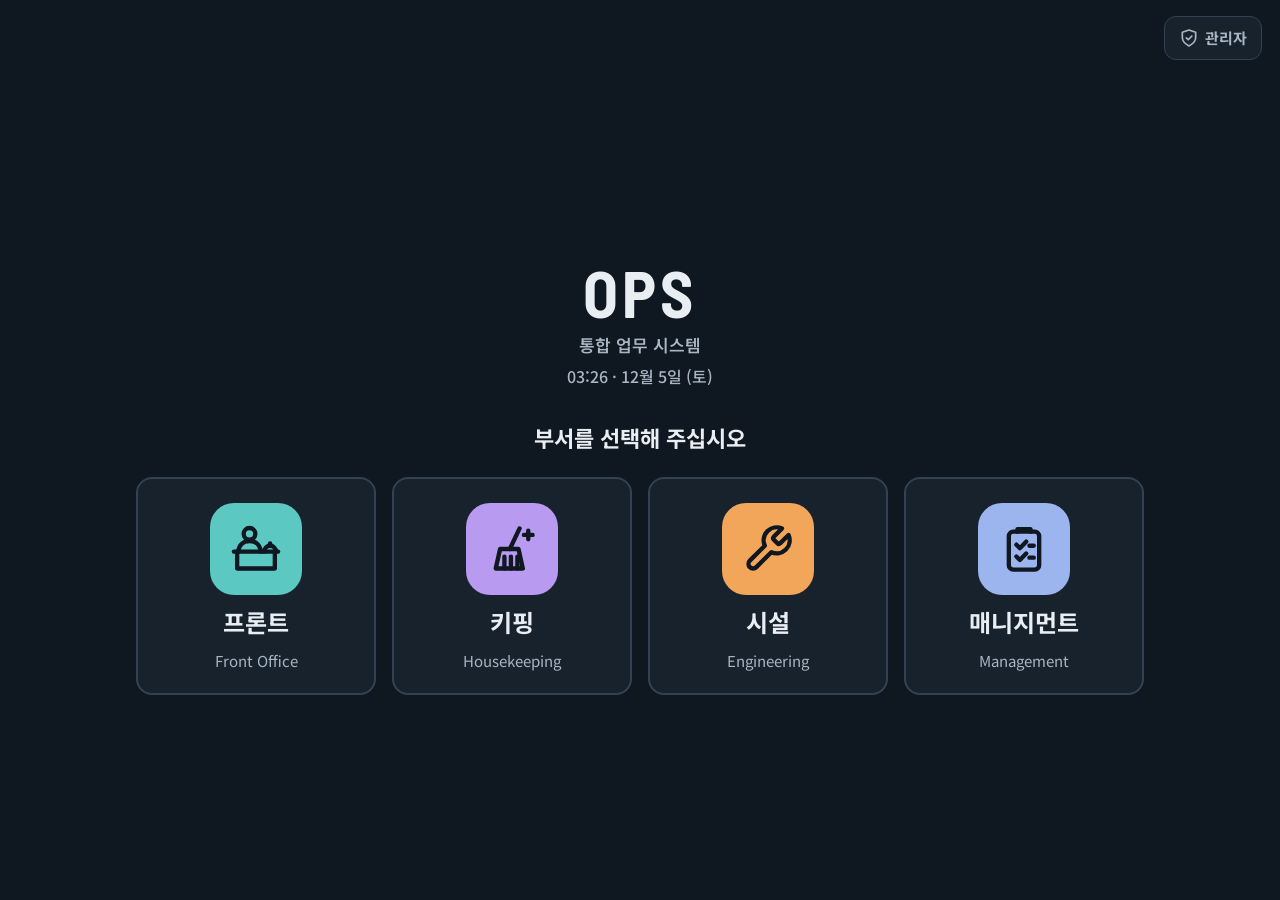
<file: tools/artifact-base/index.html>
<!DOCTYPE html>
<html lang="ko">
<head>
<meta charset="utf-8">
<meta name="viewport" content="width=device-width,initial-scale=1">
<title>통합 업무 시스템</title>
<link rel="preconnect" href="https://fonts.googleapis.com">
<link href="https://fonts.googleapis.com/css2?family=Noto+Sans+KR:wght@400;500;600;700&family=Barlow+Semi+Condensed:wght@500;600;700&display=swap" rel="stylesheet">
<style>
/* v0.9 형식 정리 — 방향: 공항·호텔 안내 표지판
   누가: 프론트(20~30대), 외주 키핑(나이 많은 분, 야간 외국인 근무자), 시설. 대부분 서서 휴대폰으로 봄
   할 일: 어느 객실이 손이 필요한지 한눈에 보고 한 번에 누른다
   COLOUR 주간은 맑은 회청 바탕 + 흰 판 + 짙은 청록 신호색. 야간은 눈부심을 줄인 남청 바탕(순수 검정 아님)
          상태색은 정보: 초록=끝남·입실 가능, 파랑=퇴실, 청록=진행, 호박=대기, 빨강=긴급
   TYPE 본문 Noto Sans KR(작은 화면 가독), 객실 번호·숫자는 Barlow Semi Condensed(도로 안내 표지 계열, 숫자가 크고 또렷함)
   SIZE 본문 16px, 누르는 곳 44px 이상, "글자 크게"를 누르면 화면 전체 1.15배
   ONE BOLD THING 객실 번호를 표지판처럼 크게. 나머지는 조용하게 */
:root{color-scheme:light dark;
--bg:light-dark(#EDF1F4,#0F1720);
--card:light-dark(#FFFFFF,#18222D);
--ink:light-dark(#16212C,#E9EEF2);
--muted:light-dark(#4D5B69,#A8B5C2);
--line:light-dark(#C5D0DA,#334252);
--soft:light-dark(#E1E7EC,#223040);
--accent:light-dark(#00727A,#5CC8C2);
--accent-bg:light-dark(#DDF0F0,#173B3D);
--on-accent:light-dark(#FFFFFF,#0F1720);
--hot:light-dark(#C0262D,#FF7A72);
--hot-bg:light-dark(#FCE8E8,#3A1D20);
--warn:light-dark(#8A5A00,#F2B84B);
--warn-bg:light-dark(#FFF1D6,#3A2E14);
--ok:light-dark(#1E7A43,#6FD49A);
--ok-bg:light-dark(#DFF3E6,#16352A);
--outc:light-dark(#2C62B4,#7FB2FF);
--out-bg:light-dark(#E1EBF8,#1B2C45);
--radius:12px;
}
:root[data-theme=light]{color-scheme:light}:root[data-theme=dark]{color-scheme:dark}
*{box-sizing:border-box;min-width:0}
html,body{margin:0}
body{background:var(--bg);color:var(--ink);font:15px/1.55 "Noto Sans KR",-apple-system,"Apple SD Gothic Neo","Malgun Gothic",sans-serif;overflow-x:clip}
button,input,select,textarea{font:inherit;color:inherit}
.wrap{max-width:1240px;margin:0 auto;padding:0 max(16px,3vw)}
header{background:var(--card);border-bottom:1px solid var(--line)}
.top{display:flex;flex-wrap:wrap;align-items:center;gap:10px 16px;padding-block:14px}
.mark{font:700 20px/1 "Barlow Semi Condensed","Noto Sans KR",sans-serif;letter-spacing:.02em}
.mark small{display:block;font:500 12.5px/1.4 "Noto Sans KR",sans-serif;color:var(--muted);letter-spacing:0;margin-top:4px}
.me{margin-left:auto;display:flex;flex-wrap:wrap;gap:8px;align-items:center}
.me input,.me select{height:38px;border:1px solid var(--line);border-radius:8px;background:var(--bg);padding:0 10px;font-size:16px}
.me input{width:9em}
.badge{font-size:12.5px;padding:4px 9px;border-radius:999px;background:var(--soft);color:var(--muted);white-space:nowrap}
.badge.db{background:var(--accent-bg);color:var(--accent)}
.roles{display:grid;grid-template-columns:repeat(4,minmax(0,1fr));gap:6px;padding-bottom:12px}
.roles button{height:44px;border:1px solid var(--line);border-radius:8px;background:var(--bg);font-weight:600;cursor:pointer;position:relative}
.roles button[aria-pressed=true]{background:var(--ink);color:var(--card);border-color:var(--ink)}
.roles .n{position:absolute;top:-7px;right:-5px;min-width:20px;height:20px;padding:0 5px;border-radius:10px;background:var(--hot);color:#fff;font-size:12px;line-height:20px}
nav.tabs{display:flex;gap:4px;overflow-x:auto;border-top:1px solid var(--soft)}
nav.tabs button{flex:none;border:0;background:none;padding:11px 12px;color:var(--muted);font-weight:500;border-bottom:2px solid transparent;cursor:pointer}
nav.tabs button[aria-selected=true]{color:var(--ink);border-bottom-color:var(--accent)}
nav.tabs .later{font-size:11.5px;color:var(--muted);margin-left:4px}
main{padding-top:18px;padding-bottom:40px;min-width:0}
[hidden]{display:none!important}
.alert{display:none;background:var(--hot-bg);color:var(--hot);border-radius:8px;padding:10px 14px;margin-bottom:14px;font-weight:600}
.cols{display:grid;grid-template-columns:minmax(0,1.5fr) minmax(0,1fr);gap:18px;align-items:start}
.card{background:var(--card);border:1px solid var(--soft);border-radius:8px;padding:16px;margin-bottom:18px}
.card h2{font-size:16.5px;font-weight:600;margin:0 0 4px;display:flex;align-items:baseline;gap:8px}
.card h2 .c{font:600 14px "Barlow Semi Condensed","Noto Sans KR",sans-serif;color:var(--muted)}
.card .sub{color:var(--muted);font-size:13px;margin:0 0 12px}
.chips{display:flex;flex-wrap:wrap;gap:6px;margin-bottom:10px}
.chips button{border:1px solid var(--line);background:none;border-radius:999px;padding:5px 12px;font-size:13.5px;cursor:pointer}
.chips button[aria-pressed=true]{border-color:var(--accent);color:var(--accent);background:var(--accent-bg);font-weight:600}
.list{display:grid;gap:8px}
.task{display:grid;grid-template-columns:auto minmax(0,1fr) auto;gap:4px 12px;align-items:center;padding:11px 12px;border:1px solid var(--soft);border-radius:8px;background:var(--bg);cursor:pointer}
.task:hover{border-color:var(--line)}
.task.hot{border-color:var(--hot);background:var(--hot-bg)}
.task .room{font:700 15px "Barlow Semi Condensed","Noto Sans KR",sans-serif;min-width:3.2em;text-align:center}
.task .room.none{font:500 12px "Noto Sans KR",sans-serif;color:var(--muted)}
.task .t{font-weight:600;overflow-wrap:anywhere}
.task .meta{grid-column:2;font-size:12.5px;color:var(--muted)}
.task .go{grid-row:1/span 2;grid-column:3}
.pri{font-size:11.5px;font-weight:700;padding:1px 6px;border-radius:4px;margin-right:6px;vertical-align:1px}
.pri.긴급{background:var(--hot);color:#fff}.pri.주의{background:var(--warn);color:#fff}.pri.일반{display:none}
.st{white-space:nowrap}
.late{color:var(--hot);font-weight:600}
.btn{height:40px;padding:0 14px;border-radius:8px;border:1px solid var(--line);background:var(--card);font-weight:600;cursor:pointer;white-space:nowrap}
.btn.main{background:var(--accent);border-color:var(--accent);color:#fff}
.btn:focus-visible,.roles button:focus-visible,.task:focus-visible,nav.tabs button:focus-visible,.chips button:focus-visible{outline:2px solid var(--accent);outline-offset:2px}
.empty{color:var(--muted);font-size:14px;padding:18px 4px;text-align:center}
form.new{display:grid;gap:10px}
.row2{display:grid;grid-template-columns:minmax(0,1fr) minmax(0,1fr);gap:10px}
label.f{display:grid;gap:4px;font-size:13px;color:var(--muted)}
label.f input,label.f select,label.f textarea{height:42px;border:1px solid var(--line);border-radius:8px;background:var(--bg);padding:0 10px;font-size:16px;color:var(--ink)}
label.f textarea{height:84px;padding:8px 10px;resize:vertical}
.seg{display:grid;grid-template-columns:repeat(3,minmax(0,1fr));gap:6px}
.seg button{height:40px;border:1px solid var(--line);border-radius:8px;background:var(--bg);cursor:pointer}
.seg button[aria-pressed=true]{border-color:var(--ink);font-weight:700}
.seg button.긴급[aria-pressed=true]{border-color:var(--hot);color:var(--hot);background:var(--hot-bg)}
.msg{font-size:13px;min-height:1.2em;color:var(--muted)}
.msg.err{color:var(--hot)}
.scroll{overflow-x:auto}
table{border-collapse:collapse;width:100%;font-size:14px}
th,td{text-align:left;padding:8px 10px;border-bottom:1px solid var(--soft);vertical-align:top}
th{font-weight:600;color:var(--muted);font-size:13px}
td.num,th.num{text-align:right;font-variant-numeric:tabular-nums}
.later-box{text-align:center;padding:40px 16px}
.later-box h2{justify-content:center}
.later-box ul{display:inline-block;text-align:left;color:var(--muted);margin:8px 0 0}
dialog{border:0;border-radius:12px;padding:0;width:min(640px,calc(100vw - 24px));max-height:calc(100% - 24px);background:var(--card);color:var(--ink)}
dialog::backdrop{background:rgb(0 0 0/.35)}
.dlg{padding:18px}
.dlg h3{margin:0 0 4px;font-size:18px;overflow-wrap:anywhere}
.dlg .meta{color:var(--muted);font-size:13px;margin-bottom:12px}
.dlg .detail{white-space:pre-wrap;background:var(--bg);border-radius:8px;padding:10px 12px;margin-bottom:12px;overflow-wrap:anywhere}
.dlg .acts{display:flex;flex-wrap:wrap;gap:8px;margin-bottom:14px}
.dlg .cmt{display:flex;gap:8px;margin-bottom:14px}
.dlg .cmt input{flex:1;height:40px;border:1px solid var(--line);border-radius:8px;background:var(--bg);padding:0 10px;font-size:16px}
.tl{list-style:none;margin:0;padding:0;border-left:2px solid var(--soft)}
.tl li{padding:0 0 10px 14px;position:relative;font-size:13.5px}
.tl li::before{content:"";position:absolute;left:-6px;top:6px;width:10px;height:10px;border-radius:50%;background:var(--line)}
.tl b{font-weight:600}
.tl .w{color:var(--muted);font-size:12.5px}
.x{float:right;border:0;background:none;font-size:22px;line-height:1;cursor:pointer;color:var(--muted);width:44px;height:44px;margin:-12px -12px 0 0}
.pair{display:flex;gap:6px}.pair select{flex:0 0 5.2em}.pair input{flex:1}
.task .room small{display:block;font:600 11px "Noto Sans KR",sans-serif;color:var(--muted)}
.rbar{display:flex;flex-wrap:wrap;gap:8px 14px;align-items:center;margin-bottom:10px}
.rbar .chips{margin:0}
.qgrid{display:grid;grid-template-columns:repeat(auto-fill,minmax(158px,1fr));gap:6px 10px;margin:4px 0 10px}.qcell{display:flex;align-items:center;justify-content:space-between;gap:6px;border:1px solid var(--line);border-radius:8px;padding:4px 4px 4px 10px;font-size:14px}.qcell input{width:56px;text-align:center;padding:6px 4px}
.tbadge{display:inline-block;min-width:18px;padding:0 5px;margin-left:5px;border-radius:9px;background:var(--hot);color:#fff;font-size:11px;line-height:18px;text-align:center;font-weight:700}
.chips.dates{flex-wrap:nowrap;overflow-x:auto;max-width:100%;padding-bottom:2px}.chips.dates button{flex:none}
.rbar input[type=search]{height:40px;width:9em;border:1px solid var(--line);border-radius:8px;background:var(--bg);padding:0 10px;font-size:16px}
.tg{display:inline-flex;gap:6px;align-items:center;font-size:14px;cursor:pointer;min-height:32px}
.tg input{width:18px;height:18px;accent-color:var(--accent)}
.sums{display:flex;flex-wrap:wrap;gap:6px;margin-left:auto}
.sum,.chip{font-size:12.5px;padding:2px 8px;border-radius:999px;background:var(--soft);color:var(--muted);white-space:nowrap}
.sum b{font:600 12.5px "Barlow Semi Condensed","Noto Sans KR",sans-serif;color:var(--ink)}
.out{background:var(--out-bg);color:var(--outc)}.in{background:var(--ok-bg);color:var(--ok)}.stay{background:var(--accent-bg);color:var(--accent)}.free{background:var(--soft);color:var(--muted)}
.chip.k{background:none;border:1px solid var(--line);color:var(--ink)}.chip.warn{background:none;border:1px solid var(--warn);color:var(--warn)}
.rgrid{display:grid;grid-template-columns:repeat(auto-fill,minmax(230px,1fr));gap:10px}
.rc{border:1px solid var(--soft);border-radius:8px;padding:10px 12px;background:var(--bg)}
.rc.hot{border-color:var(--hot);background:var(--hot-bg)}
.rc.loose{border-style:dashed;border-color:var(--line)}
.rh{display:flex;align-items:baseline;gap:8px;margin-bottom:6px}
.rn{font:700 19px "Barlow Semi Condensed","Noto Sans KR",sans-serif}.rn small{font:600 11.5px "Noto Sans KR",sans-serif;color:var(--muted);margin-right:4px}.rn.sm{font:700 15px "Noto Sans KR",sans-serif}
.rt{font-size:12.5px;color:var(--muted);overflow:hidden;text-overflow:ellipsis;white-space:nowrap}
.rs{display:flex;flex-wrap:wrap;gap:5px;margin-bottom:8px}
.rtasks{list-style:none;margin:0;padding:0;display:grid;gap:6px;font-size:13.5px}
.rtasks a{color:var(--ink);text-decoration:none;font-weight:600;display:block;overflow-wrap:anywhere}
.rtasks a:hover{text-decoration:underline}
.w{color:var(--muted);font-size:12.5px;display:block}
.stf{border:1px solid var(--line);background:var(--bg);border-radius:999px;padding:4px 10px;margin:2px 0;cursor:pointer;font-size:13.5px}.stf.off{color:var(--muted);text-decoration:line-through}
.bsec h2{margin-bottom:10px}
.floor{display:grid;grid-template-columns:2.6em minmax(0,1fr);gap:8px;align-items:start;padding:6px 0;border-top:1px solid var(--soft)}
.floor:first-of-type{border-top:0}
.fl{font:600 12.5px "Barlow Semi Condensed","Noto Sans KR",sans-serif;color:var(--muted);padding-top:10px}
.tiles{display:grid;grid-template-columns:repeat(auto-fill,minmax(64px,1fr));gap:8px;padding-top:4px}
.tile{position:relative;height:56px;border:1px solid var(--line);border-radius:8px;background:var(--card);display:flex;flex-direction:column;align-items:center;justify-content:center;gap:2px;cursor:pointer;padding:0 4px 4px}
.tile .tn{font:700 15px/1 "Barlow Semi Condensed","Noto Sans KR",sans-serif}
.tile .ts{font-size:11.5px;color:var(--muted);line-height:1.2}
.tile::after{content:"";position:absolute;left:0;right:0;bottom:0;height:4px;border-radius:0 0 7px 7px;background:transparent}
.tile.st-out::after{background:var(--outc)}.tile.st-in::after{background:var(--ok)}.tile.st-stay::after{background:var(--accent)}.tile.st-free::after{background:var(--soft)}
.tile.has{border:2px solid var(--accent)}
.tile.hot{border:2px solid var(--hot)}
.tile .tb{position:absolute;top:-7px;right:-6px;z-index:1;min-width:18px;height:18px;padding:0 4px;border-radius:9px;box-shadow:0 0 0 2px var(--card);background:var(--accent);color:#fff;font:700 11px/17px "Barlow Semi Condensed","Noto Sans KR",sans-serif}
.tile.hot .tb{background:var(--hot)}
.tile .tm{position:absolute;top:5px;left:5px;width:7px;height:7px;border-radius:50%;background:var(--ink);opacity:.55}
.tile:focus-visible{outline:2px solid var(--accent);outline-offset:2px}
@keyframes blink{0%,100%{background:var(--card)}50%{background:var(--accent-bg)}}
@keyframes blinkhot{0%,100%{background:var(--card)}50%{background:var(--hot-bg)}}
.tile.need{animation:blink 1.1s ease-in-out infinite}
.tile.need.hot{animation:blinkhot .8s ease-in-out infinite}
@media(prefers-reduced-motion:reduce){.tile.need{animation:none;background:var(--accent-bg);outline:2px dashed var(--accent);outline-offset:-5px}.tile.need.hot{background:var(--hot-bg);outline-color:var(--hot)}}
.legend{display:flex;flex-wrap:wrap;gap:6px 12px;font-size:12.5px;color:var(--muted)}
.lg{display:inline-flex;align-items:center;gap:5px}
.lg::before{content:"";width:12px;height:12px;border-radius:3px;border:1px solid var(--line);background:var(--card)}
.lg.need::before{background:var(--accent-bg);border-color:var(--accent)}.lg.has::before{border:2px solid var(--accent)}.lg.hot::before{border:2px solid var(--hot)}
.lg.st-out::before{background:var(--outc);border:0;height:5px}.lg.st-in::before{background:var(--ok);border:0;height:5px}.lg.st-stay::before{background:var(--accent);border:0;height:5px}.lg.st-free::before{background:var(--soft);border:0;height:5px}
.lg.tmx::before{width:7px;height:7px;border-radius:50%;background:var(--ink);opacity:.55;border:0}
.needbtn{border:0;border-radius:999px;background:var(--hot-bg);color:var(--hot);font-weight:600;padding:6px 12px;cursor:pointer}
.needbtn[aria-pressed=true]{outline:2px solid var(--hot)}
.dlg h4{margin:16px 0 8px;font-size:15px;display:flex;gap:6px;align-items:baseline}
.dlg h4 .c{font:600 13px "Barlow Semi Condensed","Noto Sans KR",sans-serif;color:var(--muted)}
.lnk{border:0;background:none;color:var(--accent);font-weight:600;cursor:pointer;padding:4px 0;margin-left:auto}
#backRoom{margin:0 0 6px}
.notes{display:grid;gap:8px}
.note{border:1px solid var(--soft);border-radius:8px;padding:8px 10px;background:var(--bg)}
.note.mine{border-color:var(--accent)}
.nh{display:flex;align-items:baseline;gap:6px;margin-bottom:4px}
.nt{white-space:pre-wrap;overflow-wrap:anywhere;font-size:14px}
.note textarea{width:100%;border:1px solid var(--line);border-radius:8px;background:var(--card);padding:8px 10px;font-size:16px;color:var(--ink)}
.seg2{display:inline-flex;border:1px solid var(--line);border-radius:8px;overflow:hidden}
.seg2 button{border:0;background:var(--card);padding:7px 14px;font-weight:600;cursor:pointer;min-height:36px}
.seg2 button[aria-pressed=true]{background:var(--ink);color:var(--card)}
.nb{display:inline-block;min-width:17px;padding:0 4px;border-radius:9px;background:var(--hot);color:#fff;font:700 11px/17px "Barlow Semi Condensed","Noto Sans KR",sans-serif;margin-left:2px}
.fls{flex-wrap:nowrap;overflow-x:auto;padding-bottom:4px}
.fls button{flex:none}
.pv{position:relative;overflow:hidden;touch-action:none;height:360px;border:1px solid var(--soft);border-radius:8px;background:var(--bg);user-select:none;-webkit-user-select:none;cursor:grab}
.pz{position:absolute;left:0;top:0;transform-origin:0 0;will-change:transform}
.pz svg{display:block;overflow:visible}
.zb{position:absolute;right:8px;bottom:8px;display:flex;flex-direction:column;gap:6px}
.zb button{width:44px;height:44px;border:1px solid var(--line);border-radius:8px;background:var(--card);font:600 18px/1 "Noto Sans KR",sans-serif;cursor:pointer;color:var(--ink)}
.zb button[data-zoom=fit]{font-size:12px}
.pf rect{fill:var(--soft);stroke:none}.pf.core rect{fill:none;stroke:var(--line);stroke-dasharray:4 3}
.pf text{font:500 12px "Noto Sans KR",sans-serif;fill:var(--muted)}
.pf.label rect{fill:none}.pf.label text{font:700 13px "Noto Sans KR",sans-serif;fill:var(--ink)}
.pf.core rect{fill:var(--accent-bg);stroke:var(--accent);stroke-dasharray:none}.pf.core text{font:700 13px "Barlow Semi Condensed","Noto Sans KR",sans-serif;fill:var(--accent)}
.pr{cursor:pointer}
.pr rect.bg{fill:var(--card);stroke:var(--line);stroke-width:1}
.pr .bar{fill:transparent}.pr.st-out .bar{fill:var(--outc)}.pr.st-in .bar{fill:var(--ok)}.pr.st-stay .bar{fill:var(--accent)}.pr.st-free .bar{fill:var(--soft)}
.pr.has rect.bg{stroke:var(--accent);stroke-width:2.5}.pr.hot rect.bg{stroke:var(--hot);stroke-width:2.5}
.pr.hit rect.bg{stroke:var(--ink);stroke-width:3}
.pr.stray rect.bg{stroke-dasharray:4 3}
.pr text.no{font:700 15px "Barlow Semi Condensed","Noto Sans KR",sans-serif;fill:var(--ink)}
.pr text.sy{font:500 11px "Noto Sans KR",sans-serif;fill:var(--muted)}
.pr .bd{fill:var(--accent)}.pr.hot .bd{fill:var(--hot)}.pr .bdt{font:700 11px "Barlow Semi Condensed","Noto Sans KR",sans-serif;fill:#fff}
.pr .nd{fill:var(--ink);opacity:.55}
@keyframes pblink{0%,100%{fill:var(--card)}50%{fill:var(--accent-bg)}}
@keyframes pblinkhot{0%,100%{fill:var(--card)}50%{fill:var(--hot-bg)}}
.pr.need rect.bg{animation:pblink 1.1s ease-in-out infinite}
.pr.need.hot rect.bg{animation:pblinkhot .8s ease-in-out infinite}
@media(prefers-reduced-motion:reduce){.pr.need rect.bg{animation:none;fill:var(--accent-bg);stroke-dasharray:5 3}.pr.need.hot rect.bg{fill:var(--hot-bg)}}
.demo{background:var(--accent-bg);color:var(--accent);border-radius:8px;padding:8px 12px;margin:0 0 8px;font-size:13.5px;font-weight:600}
.slist{display:grid;gap:8px}
.srow{border:1px solid var(--soft);border-radius:8px;padding:9px 11px;background:var(--bg)}
.srow.pend{border-color:var(--accent)}
.srow.blinkrow{animation:blink 1.1s ease-in-out infinite}
@media(prefers-reduced-motion:reduce){.srow.blinkrow{animation:none;background:var(--accent-bg)}}
.sh{display:flex;flex-wrap:wrap;align-items:center;gap:6px 8px}
.sn{font:700 16px "Barlow Semi Condensed","Noto Sans KR",sans-serif;min-width:3.4em}
.sa{display:flex;flex-wrap:wrap;align-items:center;gap:6px 8px;margin-top:7px}
.sx{font-size:13.5px;margin-top:4px;overflow-wrap:anywhere}
.btn.sm{height:36px;padding:0 11px;font-size:13.5px}
.via,.tw select{height:36px;border:1px solid var(--line);border-radius:8px;background:var(--card);font-size:14px;padding:0 6px;color:var(--ink)}
.tw{display:inline-flex;align-items:center;gap:4px;font-size:13px;color:var(--muted)}
.sedit{display:grid;gap:6px;margin-top:8px}
.sedit input{height:40px;border:1px solid var(--line);border-radius:8px;background:var(--card);padding:0 10px;font-size:16px;color:var(--ink)}
.chip.ok{background:var(--ok-bg);color:var(--ok)}.chip.go{background:var(--accent-bg);color:var(--accent)}.chip.wait{background:var(--soft);color:var(--muted)}.chip.off{background:none;border:1px dashed var(--line);color:var(--muted)}
.warnt{color:var(--hot);font-weight:600}
footer{color:var(--muted);font-size:12.5px;padding-bottom:28px}
@media(max-width:860px){.cols{grid-template-columns:minmax(0,1fr)}}
@media(max-width:600px){.me{margin-left:0;width:100%}.me input{flex:1}.row2{grid-template-columns:minmax(0,1fr)}.task{grid-template-columns:auto minmax(0,1fr)}.task .go{grid-row:auto;grid-column:1/-1;justify-self:end}table{font-size:13px}th,td{padding:6px 4px}}
@media(prefers-reduced-motion:no-preference){.task{transition:border-color .15s}}

/* ===== v0.9 형식 정리(위 규칙보다 뒤에 두어 덮어씀) ===== */
body{font-size:16px;line-height:1.6;-webkit-text-size-adjust:100%}
:root[data-size=lg] body{zoom:1.15}
:root[data-size=lg] .pv{zoom:calc(1/1.15)}
header{position:sticky;top:0;z-index:20}
.top{padding-block:12px}
.mark{font:700 26px/1 "Barlow Semi Condensed","Noto Sans KR",sans-serif;letter-spacing:.04em;display:flex;align-items:baseline;gap:10px}
.mark small{display:inline;margin:0;font-size:13px}
.me input,.me select{height:44px;border-radius:10px;background:var(--card)}
.tgl{height:44px;min-width:44px;padding:0 12px;border:1px solid var(--line);border-radius:10px;background:var(--card);font-weight:600;cursor:pointer;display:inline-flex;align-items:center;gap:6px}
.tgl[aria-pressed=true]{border-color:var(--accent);color:var(--accent);background:var(--accent-bg)}
.tgl svg{width:18px;height:18px;flex:none}
.roles{gap:8px}
.roles button{height:48px;border-radius:10px;font-size:16px;background:var(--card);display:flex;align-items:center;justify-content:center;gap:8px}
.roles button::before{content:"";width:10px;height:10px;border-radius:50%;background:var(--dept,var(--muted))}
.roles button[data-role=FO]{--dept:#00727A}.roles button[data-role=HK]{--dept:#7A4FB5}.roles button[data-role=FM]{--dept:#C46A12}.roles button[data-role=MG]{--dept:#4D5B69}
:root[data-theme=dark] .roles button[data-role=FO]{--dept:#5CC8C2}:root[data-theme=dark] .roles button[data-role=HK]{--dept:#B89AF0}:root[data-theme=dark] .roles button[data-role=FM]{--dept:#F2A65A}:root[data-theme=dark] .roles button[data-role=MG]{--dept:#A8B5C2}
.roles button[aria-pressed=true]{background:var(--ink);color:var(--card);border-color:var(--ink)}
.roles button[aria-pressed=true]::before{box-shadow:0 0 0 2px var(--card)}
nav.tabs{gap:6px;padding:8px 0 10px;border-top:0}
nav.tabs button{min-height:44px;padding:0 16px;border:1px solid var(--line);border-radius:999px;color:var(--ink);font-weight:600;background:var(--card)}
nav.tabs button[aria-selected=true]{background:var(--accent);border-color:var(--accent);color:var(--on-accent)}
nav.tabs button[aria-selected=true] .later{color:inherit;opacity:.8}
.card{border-radius:var(--radius);padding:18px;border-color:var(--line)}
.card h2{font-size:19px;font-weight:700}
.card h2 .c{font-size:18px;color:var(--accent)}
.card .sub{font-size:14px;line-height:1.6}
.btn{height:44px;border-radius:10px;font-size:15px}
.btn.main{background:var(--accent);border-color:var(--accent);color:var(--on-accent)}
.btn.sm{height:40px;font-size:14.5px;padding:0 13px}
.chips button{min-height:38px;padding:6px 14px;font-size:14.5px}
label.f{font-size:14px;font-weight:600;color:var(--muted)}
label.f input,label.f select,label.f textarea{height:48px;border-radius:10px;background:var(--card);font-size:17px}
label.f textarea{height:96px}
.sedit input,.via,.tw select,.tw input{height:42px;border-radius:10px;font-size:16px}
.msg{font-size:14px}
.sum,.chip{font-size:13.5px;padding:3px 10px}
.sum b{font-size:15px}
.w{font-size:13.5px}
.tg{font-size:15px;min-height:44px}
.tg input{width:22px;height:22px}
/* 줄: 왼쪽 띠 색이 상태를 말한다 */
.srow{border-radius:10px;padding:12px 14px;background:var(--card);border-color:var(--line);border-left:6px solid var(--line)}
.srow:has(.chip.ok){border-left-color:var(--ok)}
.srow:has(.chip.go){border-left-color:var(--accent)}
.srow:has(.chip.warn),.srow.blinkrow{border-left-color:var(--hot)}
.srow:has(.chip.wait){border-left-color:var(--warn)}
.srow:has(.chip.off){border-left-color:var(--soft)}
.srow.pend{border-color:var(--accent);border-left-color:var(--accent)}
.sn{font-size:22px;letter-spacing:.01em;min-width:3.6em}
.sx{font-size:15px}
.chip.wait{background:var(--warn-bg);color:var(--warn)}
.chip.warn{border-color:var(--hot);color:var(--hot);background:var(--hot-bg)}
.chip.go{background:var(--accent-bg);color:var(--accent)}
/* 객실 판: 표지판 */
.tiles{grid-template-columns:repeat(auto-fill,minmax(76px,1fr));gap:10px}
.tile{height:68px;border-radius:10px;border-color:var(--line);gap:3px}
.tile .tn{font-size:22px;letter-spacing:.02em}
.tile .ts{font-size:12.5px;font-weight:600}
.tile::after{height:7px;border-radius:0 0 9px 9px}
.tile.st-out .ts{color:var(--outc)}.tile.st-in .ts{color:var(--ok)}.tile.st-stay .ts{color:var(--accent)}
.fl{font-size:16px;color:var(--ink);padding-top:20px}
.task{border-radius:10px;background:var(--card);border-color:var(--line);padding:12px 14px}
.task .room{font-size:19px}
.rc{border-radius:10px;background:var(--card);border-color:var(--line)}
.rn{font-size:24px}
.pr text.no{font-size:17px}
.qcell{border-radius:10px;font-size:15px;background:var(--card)}
.qcell span{white-space:nowrap}.qcell input{height:40px;font-size:17px;border:1px solid var(--line);border-radius:8px;background:var(--bg);color:var(--ink)}
dialog{border-radius:16px}
.dlg h3{font-size:21px}
.alert{border-radius:10px;font-size:15px}
footer{font-size:13.5px}
:focus-visible{outline:3px solid var(--accent);outline-offset:2px}
.roles button{white-space:nowrap;padding:0 6px}
@media(max-width:600px){
  header{position:static}
  .tiles{grid-template-columns:repeat(auto-fill,minmax(62px,1fr));gap:8px}
  .tile{height:62px}.tile .tn{font-size:20px}
  .floor{grid-template-columns:2.2em minmax(0,1fr)}
  .roles button{gap:5px}.roles button::before{width:8px;height:8px}
  .top{gap:8px}
  .mark small{display:block;margin-top:4px}
  .me{gap:6px}
  .me .badge{order:9}
  .roles{gap:6px}.roles button{font-size:15px;height:46px}
  .card{padding:14px}
  nav.tabs button{padding:0 14px}
}

/* ===== v0.9.1 좌측 부서·메뉴 (서초 프로그램 사이드바 방식) ===== */
.wrap{max-width:1440px}
.shell{display:grid;grid-template-columns:248px minmax(0,1fr);gap:24px;align-items:start}
.side{position:sticky;top:84px;padding:18px 0 24px;display:grid;gap:8px;max-height:calc(100vh - 84px);overflow-y:auto}
.sideh{margin:6px 2px 0;font:600 14px/1.2 "Barlow Semi Condensed","Noto Sans KR",sans-serif;letter-spacing:.06em;color:var(--muted)}
.side .roles{grid-template-columns:minmax(0,1fr);gap:6px;padding:0}
.side .roles button{height:auto;min-height:58px;justify-content:flex-start;gap:12px;padding:8px 12px;text-align:left}
.side .roles button::before{display:none}
.rc{flex:none;width:54px;height:38px;border-radius:8px;display:grid;place-items:center;font:700 16px/1 "Barlow Semi Condensed",sans-serif;letter-spacing:.04em;color:light-dark(#fff,#0F1720);background:var(--dept,var(--muted))}
.roles button[aria-pressed=true] .rc{box-shadow:0 0 0 2px var(--card)}
.rl{display:grid;line-height:1.25;min-width:0}
.re{font:700 17px/1.2 "Barlow Semi Condensed","Noto Sans KR",sans-serif;letter-spacing:.01em}
.rk{font-size:13.5px;font-weight:500;opacity:.8}
.side .roles .n{top:50%;right:10px;transform:translateY(-50%)}
.side nav.tabs{flex-direction:column;gap:4px;padding:0;overflow:visible}
.side nav.tabs button{justify-content:flex-start;text-align:left;border-radius:10px;width:100%;display:flex;align-items:center;gap:6px;border-color:transparent;background:none}
.side nav.tabs button:hover{background:var(--card);border-color:var(--line)}
.side nav.tabs button[aria-selected=true]{background:var(--accent);border-color:var(--accent);color:var(--on-accent)}
.side nav.tabs .tbadge{margin-left:auto}
header .top{min-height:72px}
.stayb{border:1px solid var(--line);border-left:6px solid var(--accent);border-radius:10px;padding:2px 14px 10px;margin:4px 0 14px;background:var(--bg)}
.stayb h4{margin-top:10px}
.sl{margin:8px 0 2px;font-size:13.5px;font-weight:600;color:var(--muted)}
.span{font-size:16px;line-height:1.5}.span b{font:700 18px/1.3 "Barlow Semi Condensed","Noto Sans KR",sans-serif}
.span.mk{opacity:.8}
.spans{display:grid;gap:4px;margin-bottom:4px}
@media(max-width:1180px) and (min-width:901px){.cols{grid-template-columns:minmax(0,1fr)}}
@media(max-width:900px){
  .shell{grid-template-columns:minmax(0,1fr);gap:0}
  .side{position:static;max-height:none;overflow:visible;padding:12px 0 0;gap:6px}
  .sideh{display:none}
  .side .roles{grid-template-columns:repeat(4,minmax(0,1fr))}
  .side .roles button{min-height:56px;flex-direction:column;justify-content:center;align-items:center;gap:3px;padding:6px 4px;text-align:center}
  .rc{width:auto;height:auto;background:none;color:var(--dept);font-size:18px}
  .roles button[aria-pressed=true] .rc{box-shadow:none;color:inherit}
  .re{display:none}
  .rk{font-size:13px;opacity:1}
  .side .roles .n{top:-7px;right:-5px;transform:none}
  .side nav.tabs{flex-direction:row;overflow-x:auto;padding:4px 0 8px}
  .side nav.tabs button{width:auto;flex:none;border-color:var(--line);background:var(--card);border-radius:999px}
}

/* ===== v0.10 현황 숫자 · 입실 준비 · 현황판 =====
   숫자 하나 = 누르면 그 객실·화면으로. 상태색은 글자(라벨)와 함께만 쓴다.
   입실 준비 막대는 진행 단계라 초록 한 색의 짙기로(짙을수록 입실에 가까움), 칸 사이 2px 틈 */
:root{--rd3:light-dark(#1E7A43,#6FD49A);--rd2:light-dark(#4F9E6E,#3E9A66);--rd1:light-dark(#9DCFB0,#285C40);--rd0:light-dark(#D5DDE4,#2E3B49)}
.kpis{display:flex;gap:8px;overflow-x:auto;padding:2px 2px 6px;margin:0 0 14px;scrollbar-width:thin}
.kpi{flex:1 0 96px;min-height:72px;display:flex;flex-direction:column;align-items:flex-start;justify-content:center;gap:2px;padding:8px 12px;border:1px solid var(--line);border-left:5px solid var(--line);border-radius:10px;background:var(--card);color:var(--ink);cursor:pointer;text-align:left}
.kpi b{font:700 30px/1 "Barlow Semi Condensed","Noto Sans KR",sans-serif;letter-spacing:.01em}
.kpi span{font-size:14px;font-weight:600;color:var(--muted);white-space:nowrap}
.kpi:disabled{cursor:default;opacity:.55}
.kpi:not(:disabled):hover{border-color:var(--ink)}
.kpi.t-hot{border-left-color:var(--hot);background:var(--hot-bg)}.kpi.t-hot b{color:var(--hot)}
.kpi.t-warn{border-left-color:var(--warn);background:var(--warn-bg)}.kpi.t-warn b{color:var(--warn)}
.kpi.t-acc{border-left-color:var(--accent)}.kpi.t-acc b{color:var(--accent)}
.kpi.t-ok{border-left-color:var(--ok)}.kpi.t-ok b{color:var(--ok)}
.kpi[aria-pressed=true]{outline:3px solid var(--ink);outline-offset:1px}
.kpis.big .kpi{flex-basis:130px;min-height:88px}.kpis.big .kpi b{font-size:38px}
.bfline{margin:0 0 8px;padding:8px 12px;border-radius:10px;background:var(--accent-bg);color:var(--accent);font-weight:600;display:flex;flex-wrap:wrap;align-items:center;gap:4px 12px}
.bfline .lnk{margin-left:auto;min-height:36px}
.rdy h2{margin-bottom:8px}
.rdyh{display:flex;flex-wrap:wrap;align-items:baseline;gap:4px 12px;margin-bottom:8px;font-size:15px;color:var(--muted)}
.rdyn{font:600 20px/1 "Barlow Semi Condensed","Noto Sans KR",sans-serif;color:var(--muted)}
.rdyn b{font-size:40px;color:var(--ok)}
.rdyb{display:flex;gap:2px;height:22px;border-radius:6px;overflow:hidden;background:var(--card)}
.rdyb span{flex-basis:0;min-width:6px}
.rs-ready{background:var(--rd3)}.rs-clean{background:var(--rd2)}.rs-wait{background:var(--rd1)}.rs-pre{background:var(--rd0)}
.rdyl{display:flex;flex-wrap:wrap;gap:6px 8px;margin-top:10px}
.rl-i{display:inline-flex;align-items:center;gap:6px;min-height:40px;padding:4px 12px;border:1px solid var(--line);border-radius:999px;background:var(--card);font-size:14.5px;color:var(--ink);cursor:pointer}
.rl-i.zero{color:var(--muted);cursor:default;border-style:dashed}
.rl-i i{width:14px;height:14px;border-radius:3px;flex:none}
.rl-i b{font:700 16px "Barlow Semi Condensed","Noto Sans KR",sans-serif}
.rl-i[aria-pressed=true]{outline:3px solid var(--ink);outline-offset:1px}
.rdyf{margin:10px 0 0;font-size:13.5px;color:var(--muted)}
.dhead{margin-bottom:14px}
.dgrid{display:grid;grid-template-columns:repeat(2,minmax(0,1fr));gap:0 18px;align-items:start}
.dlines{display:grid;gap:6px}
.dline{display:grid;grid-template-columns:3.2em minmax(0,1fr) auto;align-items:center;gap:10px;min-height:56px;padding:6px 12px;border:1px solid var(--line);border-left:5px solid var(--line);border-radius:10px;background:var(--card);color:var(--ink);text-align:left;cursor:pointer}
.dline b{font:700 28px/1 "Barlow Semi Condensed","Noto Sans KR",sans-serif;text-align:right}
.dline span{font-weight:600;display:grid}.dline small{font-weight:400;font-size:13px;color:var(--muted)}
.dline i{font-style:normal;font-size:22px;color:var(--muted)}
.dline.t-hot{border-left-color:var(--hot)}.dline.t-hot b{color:var(--hot)}
.dline.t-warn{border-left-color:var(--warn)}.dline.t-warn b{color:var(--warn)}
.dline.t-acc{border-left-color:var(--accent)}.dline.t-acc b{color:var(--accent)}
.dline:hover,.hb:hover,.ol:hover{border-color:var(--ink)}
.hbars{display:grid;gap:8px}
.hb{display:grid;grid-template-columns:7.5em minmax(0,1fr);gap:4px 10px;align-items:center;padding:8px 10px;border:1px solid var(--soft);border-radius:10px;background:var(--card);color:var(--ink);text-align:left;font:inherit;width:100%}
button.hb{cursor:pointer}
.hbl{display:flex;align-items:center;gap:8px;font-weight:600;overflow:hidden;text-overflow:ellipsis;white-space:nowrap}
.hbt{display:flex;align-items:center;gap:8px}
.hbf{height:18px;background:var(--accent);border-radius:0 4px 4px 0;flex:none;max-width:calc(100% - 3em)}
.hbt b{font:700 18px "Barlow Semi Condensed","Noto Sans KR",sans-serif}
.hbs{grid-column:1/-1;font-size:13px;color:var(--muted)}
.hbars.sm .hb{grid-template-columns:6em minmax(0,1fr);padding:6px 10px}
.dc{flex:none;min-width:40px;padding:3px 6px;border-radius:6px;text-align:center;font:700 13px/1.2 "Barlow Semi Condensed",sans-serif;letter-spacing:.04em;color:light-dark(#fff,#0F1720)}
.dc-FO{background:light-dark(#00727A,#5CC8C2)}.dc-HK{background:light-dark(#7A4FB5,#B89AF0)}.dc-FM{background:light-dark(#C46A12,#F2A65A)}.dc-MG{background:light-dark(#4D5B69,#A8B5C2)}
:root[data-theme=dark] .dc{color:#0F1720}:root[data-theme=light] .dc{color:#fff}
:root[data-theme=dark] .dc-FO{background:#5CC8C2}:root[data-theme=dark] .dc-HK{background:#B89AF0}:root[data-theme=dark] .dc-FM{background:#F2A65A}:root[data-theme=dark] .dc-MG{background:#A8B5C2}
:root[data-theme=light] .dc-FO{background:#00727A}:root[data-theme=light] .dc-HK{background:#7A4FB5}:root[data-theme=light] .dc-FM{background:#C46A12}:root[data-theme=light] .dc-MG{background:#4D5B69}
:root[data-theme=dark]{--rd3:#6FD49A;--rd2:#3E9A66;--rd1:#285C40;--rd0:#2E3B49}
:root[data-theme=light]{--rd3:#1E7A43;--rd2:#4F9E6E;--rd1:#9DCFB0;--rd0:#D5DDE4}
.olist{display:grid;gap:6px}
.ol{display:grid;grid-template-columns:6.2em minmax(0,1fr);gap:10px;align-items:center;min-height:52px;padding:6px 12px;border:1px solid var(--soft);border-radius:10px;background:var(--card);color:var(--ink);text-align:left;cursor:pointer;font:inherit}
.oa{font:700 16px "Barlow Semi Condensed","Noto Sans KR",sans-serif;color:var(--warn)}
.ot{font-weight:600;overflow-wrap:anywhere;display:grid}.ot small{font-weight:400;font-size:13px;color:var(--muted)}
.resp{display:grid;grid-template-columns:repeat(3,minmax(0,1fr));gap:8px}
.rp{display:grid;gap:6px;padding:10px 12px;border:1px solid var(--soft);border-radius:10px;justify-items:start}
.rpn b{font:700 24px/1.1 "Barlow Semi Condensed","Noto Sans KR",sans-serif}.rpn small{display:block;font-size:13px;color:var(--muted)}
.cols2{display:grid;grid-template-columns:repeat(2,minmax(0,1fr));gap:14px}
h4.mini{margin:0 0 6px;font-size:14px;color:var(--muted)}
.warnt{color:var(--hot);font-weight:600}
@media(max-width:1180px){.dgrid{grid-template-columns:minmax(0,1fr)}}
@media(max-width:600px){
  .kpis{gap:6px;margin-bottom:10px}
  .kpi{flex:0 0 auto;min-width:82px;min-height:62px;padding:6px 10px}.kpi b{font-size:26px}.kpi span{font-size:13px}
  .kpis.big .kpi{min-width:104px;min-height:72px}.kpis.big .kpi b{font-size:30px}
  .rdyn b{font-size:34px}
  .kpis:not(.big) .kpi:disabled{display:none}
  .kpis.big{display:grid;grid-template-columns:repeat(3,minmax(0,1fr));overflow:visible}
  .kpis.big .kpi{min-width:0;min-height:66px;padding:6px 8px}.kpis.big .kpi b{font-size:28px}.kpis.big .kpi span{white-space:normal;line-height:1.25}
  .rdyh{font-size:14px;margin-bottom:6px}.rdyb{height:18px}
  .rdyl{gap:4px 6px;margin-top:8px}.rl-i{min-height:36px;padding:2px 10px;font-size:13.5px}
  .resp{grid-template-columns:minmax(0,1fr)}.rp{grid-template-columns:auto minmax(0,1fr);align-items:center}
  .cols2{grid-template-columns:minmax(0,1fr)}
  .hb{grid-template-columns:6.5em minmax(0,1fr)}
}
@media(prefers-reduced-motion:no-preference){.kpi,.dline,.hb,.ol{transition:border-color .15s}}

/* ===== v0.11 현황판 한 칸 = 객실 하나의 모든 부서 상황 =====
   깜빡임 대신 글자 표지: 긴급(빨강 꽉 찬 표), 확인(청록 꽉 찬 표, 표만 천천히 숨쉬듯). 테두리 3px로 멀리서도 구분 */
.tiles.v11,.bsec .tiles{grid-template-columns:repeat(auto-fill,minmax(118px,1fr));gap:10px}
.rt{position:relative;display:flex;flex-direction:column;align-items:stretch;gap:4px;min-height:96px;padding:8px 10px 14px;border:1.5px solid var(--line);border-radius:12px;background:var(--card);color:var(--ink);cursor:pointer;text-align:left;font:inherit;overflow:hidden}
.rt::after{content:"";position:absolute;left:0;right:0;bottom:0;height:7px;background:var(--soft)}
.rt.st-out::after{background:var(--outc)}.rt.st-in::after{background:var(--ok)}.rt.st-stay::after{background:var(--accent)}.rt.st-free::after{background:var(--soft)}
.rt.ready::after{background:repeating-linear-gradient(90deg,var(--ok) 0 10px,transparent 10px 14px)}
.rtop{display:flex;align-items:center;justify-content:space-between;gap:6px}
.rt .tn{font:700 25px/1 "Barlow Semi Condensed","Noto Sans KR",sans-serif;letter-spacing:.02em}
.rt .ts{font-size:14px;font-weight:600;color:var(--muted);line-height:1.3;min-height:1.3em;white-space:normal;overflow-wrap:anywhere}
.rt.st-out .ts{color:var(--outc)}.rt.st-in .ts{color:var(--ok)}.rt.st-stay .ts{color:var(--accent)}
.rt.ready .ts{color:var(--ok)}
.tds{display:flex;flex-wrap:wrap;gap:4px}
.dct{display:inline-flex;align-items:center;padding:2px 7px;border-radius:6px;font:700 13px/1.25 "Barlow Semi Condensed","Noto Sans KR",sans-serif;letter-spacing:.02em;color:light-dark(#fff,#0F1720);white-space:nowrap}
.dct.dc-FO{background:light-dark(#00727A,#5CC8C2)}.dct.dc-HK{background:light-dark(#7A4FB5,#B89AF0)}.dct.dc-FM{background:light-dark(#C46A12,#F2A65A)}
:root[data-theme=dark] .dct{color:#0F1720}:root[data-theme=light] .dct{color:#fff}
:root[data-theme=dark] .dct.dc-FO{background:#5CC8C2}:root[data-theme=dark] .dct.dc-HK{background:#B89AF0}:root[data-theme=dark] .dct.dc-FM{background:#F2A65A}
:root[data-theme=light] .dct.dc-FO{background:#00727A}:root[data-theme=light] .dct.dc-HK{background:#7A4FB5}:root[data-theme=light] .dct.dc-FM{background:#C46A12}
.dct.dv,:root[data-theme] .dct.dv{background:var(--warn-bg);color:var(--warn);border:1px solid var(--warn)}
.dct.nt,:root[data-theme] .dct.nt{background:none;color:var(--muted);border:1px solid var(--line)}
.tf{display:inline-flex;align-items:center;padding:2px 8px;border-radius:999px;font-size:13px;font-weight:700;line-height:1.35;white-space:nowrap}
.tf.hot{background:var(--hot);color:#fff}
.tf.need{background:var(--accent);color:var(--on-accent)}
.rt.hot{border:3px solid var(--hot);background:var(--hot-bg);padding:6.5px 8.5px 12.5px}
.rt.need{border:3px solid var(--accent);padding:6.5px 8.5px 12.5px}
@keyframes breathe{0%,100%{opacity:1}50%{opacity:.45}}
.rt.need .tf.need{animation:breathe 1.6s ease-in-out infinite}
@media(prefers-reduced-motion:reduce){.rt.need .tf.need{animation:none}}
.rt:hover{border-color:var(--ink)}
.rt:focus-visible{outline:3px solid var(--accent);outline-offset:2px}
.legend2{display:flex;flex-wrap:wrap;gap:8px 16px;align-items:center;font-size:14px;color:var(--muted);margin-top:4px}
.legend2>span{display:inline-flex;align-items:center;gap:5px}
.lgb{padding-bottom:3px;border-bottom:6px solid var(--soft)}
.lgb.lg-out{border-color:var(--outc)}.lgb.lg-in{border-color:var(--ok)}.lgb.lg-stay{border-color:var(--accent)}.lgb.lg-ready{border-image:repeating-linear-gradient(90deg,var(--ok) 0 10px,transparent 10px 14px) 6}
.live{display:flex;flex-wrap:wrap;align-items:center;gap:4px 6px;margin:2px 0 8px;font-size:14px;font-weight:600;color:var(--muted)}
.live i,.badge.live i{width:10px;height:10px;border-radius:50%;background:var(--muted);flex:none;display:inline-block}
.live.on i,.badge.live.db i{background:var(--ok);box-shadow:0 0 0 3px var(--ok-bg)}
.live.on{color:var(--ok)}
.badge.live{display:inline-flex;align-items:center;gap:6px;font-weight:600}
.badge.live.db{background:var(--ok-bg);color:var(--ok)}
.badge.live.err{background:var(--hot-bg);color:var(--hot)}
.badge.live.err i{background:var(--hot)}
@media(max-width:600px){.bsec .tiles{grid-template-columns:repeat(auto-fill,minmax(100px,1fr));gap:8px}.rt{min-height:90px;padding:7px 8px 13px}.rt .tn{font-size:23px}.rt.hot,.rt.need{padding:5.5px 6.5px 11.5px}}
:root[lang=en] .side .rk{display:none}
/* ===== v0.10.2 왼쪽 메뉴 정리 · 저작권 =====
   사이드바는 머리 바로 아래부터 화면 끝까지 한 기둥. 부서 → 메뉴 → 준비 중 → 맨 아래 저작권. 빈 칸은 줄이고 묶음 사이만 띄운다. */
:root{--hh:73px}
.side{display:flex;flex-direction:column;gap:0;top:var(--hh);height:calc(100vh - var(--hh));max-height:none;padding:14px 0 10px;overflow-y:auto;scrollbar-width:thin}
.sideh{margin:12px 6px 5px;font-size:12.5px}
.side>.sideh:first-child{margin-top:0}
.side .roles{gap:4px}
.side .roles button{min-height:46px;padding:4px 10px;gap:10px;border-radius:10px}
.side .rc{width:52px;height:32px;padding:0;border:0;font-size:15px;line-height:1}
.re{font-size:16px}.rk{font-size:13px}
.side nav.tabs{gap:2px}
.side nav.tabs button{min-height:38px;padding:0 12px;font-size:15.5px;border-radius:9px}
.side nav.later-tabs{flex-direction:row;flex-wrap:wrap;gap:4px}
.side nav.later-tabs button{width:auto;min-height:34px;padding:0 10px;font-size:13.5px;font-weight:500;color:var(--muted);border:1px dashed var(--line);border-radius:999px}
.side nav.later-tabs button[aria-selected=true]{color:var(--on-accent);border-style:solid}
.side .later-tabs .later{display:none}
.sidefoot{margin-top:auto;position:sticky;bottom:-10px;background:var(--bg);padding:10px 6px 10px;margin-bottom:-10px;border-top:1px solid var(--line);display:grid;gap:1px;font-size:11.5px;line-height:1.55;color:var(--muted);text-align:center}
footer p{margin:0}
:root[data-size=lg] .side{height:calc((100vh - var(--hh)) / 1.15);top:calc(var(--hh) / 1.15)}
.copy-m{display:none}
@media(max-width:900px){
  .side{height:auto;padding:12px 0 0;overflow:visible}
  .sidefoot,#laterH{display:none}
  .side .roles button{min-height:56px}
  .side .rc{width:auto;height:auto}
  .side nav.later-tabs{display:none}
  .copy-m{display:flex;flex-wrap:wrap;justify-content:center;gap:2px 10px;margin-top:10px;padding-top:10px;border-top:1px solid var(--line);font-size:12.5px}
  .side nav.tabs:not(.later-tabs){padding-bottom:4px}
}

/* ===== v0.13 현재 시각(실시간) =====
   머리에 시:분:초를 크게. 날짜·요일·지금 근무 파트를 아래 작게. 자정이 지나면 새 날짜로 다시 열기 안내 */
.clock{display:grid;line-height:1.1;padding:4px 14px;border-left:1px solid var(--line)}
.clock b{font:700 26px/1 "Barlow Semi Condensed","Noto Sans KR",sans-serif;letter-spacing:.03em;font-variant-numeric:tabular-nums}
.clock span{font-size:13px;font-weight:600;color:var(--muted);white-space:nowrap;margin-top:3px}
.clock .roll{margin-left:6px;border:0;border-radius:999px;padding:1px 8px;background:var(--warn-bg);color:var(--warn);font:700 12.5px "Noto Sans KR",sans-serif;cursor:pointer}
@media(max-width:600px){.top>.mark{flex:1 1 0;min-width:0}.mark small{overflow-wrap:anywhere}.clock{flex:none;margin-left:auto;padding:0;border-left:0;text-align:right}.clock b{font-size:22px}.clock span{font-size:12px}}

/* ===== v0.12 현황판 = 바탕화면. 메뉴·부서는 왼쪽에서 꺼내는 서랍 =====
   현황판은 화면 전체 폭·큰 칸. 다른 화면은 현황판 위에 열리고 "현황판" 버튼으로 돌아온다 */
.wrap{max-width:1920px}
.shell{display:block}
.side,.side.side{position:fixed;z-index:60;top:0;left:0;bottom:0;width:min(320px,86vw);max-height:none;overflow-y:auto;padding:14px 16px 24px;background:var(--card);border-right:1px solid var(--line);box-shadow:8px 0 32px rgb(0 0 0/.18);display:grid;align-content:start;gap:8px;transform:translateX(-105%);visibility:hidden;transition:transform .22s ease,visibility 0s linear .22s}
body.drawer .side{transform:none;visibility:visible;transition:transform .22s ease}
@media(prefers-reduced-motion:reduce){.side,body.drawer .side{transition:none}}
.scrim{position:fixed;inset:0;z-index:55;background:rgb(0 0 0/.35)}
.sidetop{display:flex;align-items:center;justify-content:space-between;margin-bottom:4px}
.sidetop b{font-size:20px}
.x2{width:44px;height:44px;border:1px solid var(--line);border-radius:10px;background:var(--card);font-size:24px;line-height:1;cursor:pointer;color:var(--ink)}
.side .sideh{display:block}
.side .roles{grid-template-columns:minmax(0,1fr);gap:6px}
.side .roles button{min-height:58px;flex-direction:row;justify-content:flex-start;align-items:center;gap:12px;padding:8px 12px;text-align:left}
.side .rc{width:54px;height:38px;background:var(--dept,var(--muted));color:light-dark(#fff,#0F1720);font-size:16px}
:root[data-theme=dark] .side .rc{color:#0F1720}:root[data-theme=light] .side .rc{color:#fff}
.side .re{display:block}
.side .rk{display:block;font-size:13.5px}
:root[lang=en] .side .rk{display:none}
.side .roles .n{top:50%;right:10px;transform:translateY(-50%)}
.side nav.tabs{flex-direction:column;overflow:visible;padding:0}
.side nav.tabs button{width:100%;border-color:transparent;background:none;border-radius:10px;min-height:48px;font-size:16px}
.side nav.tabs button[aria-selected=true]{background:var(--accent);border-color:var(--accent);color:var(--on-accent)}
.menubtn{position:relative;height:48px;padding:0 16px 0 12px;border:2px solid var(--ink);border-radius:12px;background:var(--ink);color:var(--card);font-weight:700;font-size:16px;display:inline-flex;align-items:center;gap:8px;cursor:pointer}
.menubtn svg{width:22px;height:22px}
.mbadge{position:absolute;top:-8px;right:-8px;min-width:22px;height:22px;padding:0 6px;border-radius:11px;background:var(--hot);color:#fff;font-size:12.5px;line-height:22px;text-align:center;box-shadow:0 0 0 2px var(--card)}
.whoami{height:48px;padding:0 12px;border:1px solid var(--line);border-radius:12px;background:var(--card);display:inline-flex;align-items:center;gap:8px;font-weight:700;cursor:pointer;color:var(--ink)}
.whoami .rc{width:46px;height:32px;border-radius:8px;display:grid;place-items:center;font:700 15px/1 "Barlow Semi Condensed",sans-serif;color:light-dark(#fff,#0F1720);background:var(--dept)}
:root[data-theme=dark] .whoami .rc{color:#0F1720}:root[data-theme=light] .whoami .rc{color:#fff}
.whoami[data-who=FO]{--dept:#00727A}.whoami[data-who=HK]{--dept:#7A4FB5}.whoami[data-who=FM]{--dept:#C46A12}.whoami[data-who=MG]{--dept:#4D5B69}
:root[data-theme=dark] .whoami[data-who=FO]{--dept:#5CC8C2}:root[data-theme=dark] .whoami[data-who=HK]{--dept:#B89AF0}:root[data-theme=dark] .whoami[data-who=FM]{--dept:#F2A65A}:root[data-theme=dark] .whoami[data-who=MG]{--dept:#A8B5C2}
.backbar{display:flex;flex-wrap:wrap;align-items:center;gap:10px 14px;margin:0 0 14px}
.backbar .home{height:48px;padding:0 16px;border:2px solid var(--accent);border-radius:12px;background:var(--accent-bg);color:var(--accent);font-weight:700;font-size:16px;cursor:pointer;display:inline-flex;align-items:center;gap:8px}
.backbar h1{margin:0;font-size:22px}
/* 큰 현황판 */
.bsec .tiles{grid-template-columns:repeat(auto-fill,minmax(150px,1fr));gap:12px}
.rt{min-height:122px;padding:10px 12px 16px;gap:6px}
.rt .tn{font-size:34px}
.rt .ts{font-size:16px}
.dct{font-size:14.5px;padding:3px 8px}
.tf{font-size:14.5px;padding:3px 10px}
.rt.hot,.rt.need{padding:8.5px 10.5px 14.5px}
.fl{font-size:20px;padding-top:30px}
.floor{grid-template-columns:3em minmax(0,1fr)}
.bsec h2{font-size:22px}
@media(max-width:600px){
  .bsec .tiles{grid-template-columns:repeat(auto-fill,minmax(104px,1fr));gap:8px}
  .rt{min-height:100px;padding:8px 9px 14px}.rt .tn{font-size:26px}.rt .ts{font-size:14px}.dct{font-size:13px;padding:2px 6px}
  .rt.hot,.rt.need{padding:6.5px 7.5px 12.5px}
  .floor{grid-template-columns:2.2em minmax(0,1fr)}.fl{font-size:16px}
  .menubtn span:not(.mbadge){display:none}.menubtn{padding:0 12px}
  .whoami .rk2{display:none}
  .mark small{display:none}
}
.lgd summary{cursor:pointer;font-size:14px;font-weight:600;color:var(--muted);min-height:36px;display:flex;align-items:center}
.lgd[open] summary{margin-bottom:4px}
.sideme:empty{display:none}
.sideme .me{display:grid;grid-template-columns:1fr 1fr;gap:8px;margin:0 0 8px;width:100%}
.sideme .me input,.sideme .me select,.sideme .me .tgl,.sideme .me .badge{width:100%;justify-content:center}
.sideme .me #myName{grid-column:1/-1}
.sideme .me .badge{grid-column:1/-1;height:36px}
@media(max-width:600px){.top{flex-wrap:nowrap}.mark{font-size:24px}}
.live{display:block}.live i{display:inline-block;margin-right:6px;vertical-align:1px}
/* v0.13 병합: v0.12(왼쪽 메뉴 정리·저작권)의 붙박이 사이드바 규칙을 서랍으로 되돌림 */
.side,:root[data-size=lg] .side{top:0;height:auto;bottom:0}
@media(max-width:900px){.side{overflow-y:auto;padding:14px 16px 24px}}
.side .sidefoot{position:static;background:var(--card);margin:14px 0 0}

/* ===== v0.15 공유 DB 연결 상태를 숨기지 않는다 =====
   연결 안 된 기기가 예시 객실(3·4·5층)을 띄워 "연동이 안 된다"로 보이던 문제. 연결 중·연결 안 됨을 화면 맨 위에 말로 알린다 */
.conn{border-radius:10px;padding:12px 14px;margin-bottom:14px;font-size:15px;line-height:1.55;display:grid;gap:6px}
.conn.wait{background:var(--soft);color:var(--ink)}
.conn.local{background:var(--warn-bg);color:var(--ink);border:2px solid var(--warn)}
.conn b{font-size:16px}
.conn.local b{color:var(--warn)}
.conn ul{margin:0;padding-left:1.2em}
.conn .btn{justify-self:start}

/* ===== v0.17 끌어다 놓기 =====
   파일을 끌고 들어오면 화면 전체가 받는 자리로 바뀐다. 놓을 수 없는 부서면 주황으로 이유를 말한다 */
.dropzone{position:fixed;inset:0;z-index:60;display:grid;place-items:center;padding:24px;background:rgb(0 0 0/.35);pointer-events:none}
.dropzone>div{display:grid;gap:8px;max-width:560px;width:100%;padding:36px 28px;border-radius:18px;text-align:center;background:var(--card);border:4px dashed var(--accent);color:var(--ink)}
.dropzone b{font-size:22px;color:var(--accent)}
.dropzone span{font-size:15px;color:var(--muted)}
.dropzone.no>div{border-color:var(--warn)}.dropzone.no b{color:var(--warn)}
.dropmsg{display:flex;align-items:flex-start;gap:8px;margin:0 0 14px;padding:10px 6px 10px 14px;border-radius:10px;background:var(--ok-bg);color:var(--ink);font-size:14.5px;line-height:1.55;border-left:5px solid var(--ok)}
.dropmsg.err{background:var(--warn-bg);border-left-color:var(--warn)}
.dropmsg span{flex:1;overflow-wrap:anywhere}
.dropmsg .x{float:none;margin:-8px -2px -8px 0;flex:none}

/* ===== v0.18 연결 안내 ===== */
.conn.ro{border-color:var(--warn)}
.conn .copyrow{display:flex;gap:8px;align-items:center}
.conn .copyrow input{flex:1;min-width:0;font:inherit;font-size:14px;padding:9px 10px;border-radius:8px;border:1.5px solid var(--line);background:var(--card);color:var(--ink)}

/* ===== v0.19 재실 정비 요청 ===== */
.sedit.req{display:grid;gap:8px}
.sedit.req input[type=time]{min-width:7.2em}
.reqk{display:flex;flex-wrap:wrap;gap:6px}
.reqk .tg{border:1.5px solid var(--line);border-radius:999px;padding:5px 12px;background:var(--card);cursor:pointer}
.reqk .tg:has(input:checked){border-color:var(--accent);background:var(--soft);font-weight:600}

/* ===== v0.20 청소 단락 · 잠금 · 야간 검수 연결 · 가독성 ===== */
.sgh{display:flex;align-items:baseline;gap:6px;margin:16px 0 6px;font-size:15.5px}
.sgh small,.sgd summary small{font-weight:500;color:var(--muted);font-size:13.5px;margin-left:4px}
.sgd{margin-top:14px}.sgd summary{cursor:pointer;font-weight:700;font-size:15.5px;padding:4px 0}
.srow.donerow{opacity:.78;background:var(--soft)}
.srow.donerow .sn{text-decoration:none}
.prog{display:inline-block;vertical-align:middle;width:90px;height:8px;border-radius:4px;background:var(--soft);margin:0 6px 0 8px;overflow:hidden}
.prog i{display:block;height:100%;background:var(--ok)}
.okline{margin:12px 0 0;padding:8px 12px;border-radius:8px;background:var(--ok-bg);font-weight:600}
.lockbtn{display:inline-flex;align-items:center;gap:4px}
.sideset{display:flex;align-items:center;justify-content:space-between;gap:8px;margin:0 6px 10px;font-weight:600;font-size:15px}.sideset select{height:38px;border:1px solid var(--line);border-radius:8px;background:var(--card);color:var(--ink);padding:0 8px;font-size:15px}
.ext-tabs .extlink{display:flex;align-items:center;justify-content:space-between;gap:8px;padding:10px 12px;border-radius:10px;color:var(--ink);text-decoration:none;font-weight:600;border:1.5px dashed var(--line)}
.ext-tabs .extlink small{display:block;font-weight:500;font-size:13px;color:var(--muted)}
.ext-tabs .extlink:hover,.ext-tabs .extlink:focus-visible{border-color:var(--accent);background:var(--soft)}
body.locked{overflow:hidden}
.lock{position:fixed;inset:0;z-index:80;overflow:auto;background:var(--bg);display:grid;place-items:center;padding:24px 16px}
.lk{width:100%;max-width:880px;display:grid;gap:18px;text-align:center}
.lkt b{display:block;font:700 clamp(72px,16vw,150px)/1 "Barlow Semi Condensed","Noto Sans KR",sans-serif;letter-spacing:.02em;font-variant-numeric:tabular-nums;color:var(--ink)}
.lkt span{display:block;margin-top:8px;font-size:clamp(18px,3.2vw,24px);font-weight:600;color:var(--muted)}
.lkp{margin:0;font-size:16px;color:var(--muted)}
.lkn{display:grid;grid-template-columns:repeat(auto-fit,minmax(140px,1fr));gap:10px}
.lkn div{background:var(--card);border:1.5px solid var(--line);border-radius:14px;padding:12px 8px}
.lkn b{display:block;font:700 40px/1.05 "Barlow Semi Condensed","Noto Sans KR",sans-serif;color:var(--ink)}
.lkn b small{font-size:24px;color:var(--muted)}
.lkn span{font-size:15px;font-weight:600;color:var(--muted)}
.lkn .hot{border-color:var(--hot)}.lkn .hot b{color:var(--hot)}
.lkq{margin:6px 0 0;font-size:19px;font-weight:700}
.lkd{display:grid;grid-template-columns:repeat(auto-fit,minmax(180px,1fr));gap:12px}
.lkd button{position:relative;display:flex;align-items:center;gap:12px;padding:18px 16px;border-radius:16px;border:2px solid var(--line);background:var(--card);color:var(--ink);cursor:pointer;text-align:left;min-height:76px}
.lkd button:hover,.lkd button:focus-visible{border-color:var(--accent);outline:none;box-shadow:0 0 0 3px var(--soft)}
.lkd .rc{font:700 22px "Barlow Semi Condensed",sans-serif;padding:6px 10px;border-radius:10px;color:var(--card);min-width:64px;text-align:center}
.lkd .rl b{display:block;font-size:20px}.lkd .rl small{font-size:14px;color:var(--muted)}
.lkd .n{position:absolute;top:-9px;right:-6px;padding:2px 9px;border-radius:999px;background:var(--hot);color:#fff;font-size:13.5px;font-weight:700}
.lkf{margin:0;font-size:14px;color:var(--muted)}
/* 가독성: 작은 회색 글씨를 한 단계 키운다(나이 든 직원 기준 최소 13.5px) */
.w,.tl .w,.task .meta,footer,.legend,.badge,.sideh,.copy-m{font-size:14px}
.sum,.chip{font-size:13.5px;padding:3px 9px}.sum b{font-size:14px}
.pri{font-size:12.5px}.task .room small{font-size:12.5px}nav.tabs .later{font-size:12.5px}
.mark small{font-size:13.5px}
.sub{line-height:1.6}
.sx{font-size:15px}
@media (prefers-reduced-motion:reduce){.blinkrow,.tf.hot,.tf.need,.rt.hot,.rt.need{animation:none!important}}
.whoami .rc{width:auto;min-width:46px;padding:0 7px}
.side .re{line-height:1.25}.side .rk{line-height:1.3;margin-top:2px}

/* ===== v0.21 첫 화면(부서 고르기) · 부서 아이콘 · 관리자 전용 입구 ===== */
.di{display:block;flex:none}
.roles .rc,.whoami .rc{display:grid;place-items:center}
.roles .rc .di{width:24px;height:24px}.whoami .rc .di{width:21px;height:21px}
.dct{display:inline-flex;align-items:center;gap:2px}.dct .di{width:13px;height:13px}
.dc{display:inline-grid;place-items:center}
.adminbtn{order:99;margin-left:auto;display:inline-flex;align-items:center;gap:6px;height:44px;padding:0 14px;border-radius:12px;border:1.5px solid var(--line);background:var(--card);color:var(--ink);font-weight:700;cursor:pointer}
.adminbtn[aria-pressed=true]{background:var(--ink);color:var(--card);border-color:var(--ink)}
.adminbtn[hidden]{display:none}
@media(max-width:600px){.adminbtn{order:0;height:48px;padding:0 11px;margin-left:0}.adminbtn span{display:none}}
.lock{place-items:start center;padding:0}
.lkbar{position:sticky;top:0;width:100%;display:flex;justify-content:flex-end;padding:16px 18px 0;min-height:60px}
.lkadmin{display:inline-flex;align-items:center;gap:6px;height:44px;padding:0 14px;border-radius:12px;border:1.5px solid var(--line);background:var(--card);color:var(--muted);font-weight:700;font-size:15px;cursor:pointer}
.lkadmin:hover,.lkadmin:focus-visible{color:var(--ink);border-color:var(--ink)}
.lk{max-width:860px;padding:4vh 16px 40px;gap:22px}
.lkhead{display:grid;gap:6px}
.lkhead b{font:700 clamp(44px,8vw,64px)/1 "Barlow Semi Condensed","Noto Sans KR",sans-serif;letter-spacing:.06em}
.lkhead span{font-size:17px;color:var(--muted);font-weight:600}
.lkhead .lkt{font-size:16px;font-weight:500}
.lkq{margin:8px 0 0;font-size:22px;font-weight:700}
.lkd{grid-template-columns:repeat(auto-fit,minmax(200px,1fr));gap:16px}
.lkd button{flex-direction:column;justify-content:center;gap:8px;padding:28px 16px 24px;min-height:200px;text-align:center;border-width:2px}
.lkd .ic{display:grid;place-items:center;width:92px;height:92px;border-radius:24px;color:#fff}
.lkd .ic .di{width:52px;height:52px}
.lk-FO .ic{background:light-dark(#00727A,#5CC8C2)}.lk-HK .ic{background:light-dark(#7A4FB5,#B89AF0)}.lk-FM .ic{background:light-dark(#C46A12,#F2A65A)}
:root[data-theme=dark] .lkd .ic{color:#0F1720}:root[data-theme=dark] .lk-FO .ic{background:#5CC8C2}:root[data-theme=dark] .lk-HK .ic{background:#B89AF0}:root[data-theme=dark] .lk-FM .ic{background:#F2A65A}
:root[data-theme=light] .lkd .ic{color:#fff}:root[data-theme=light] .lk-FO .ic{background:#00727A}:root[data-theme=light] .lk-HK .ic{background:#7A4FB5}:root[data-theme=light] .lk-FM .ic{background:#C46A12}
.lkd button b{font-size:24px}.lkd button small{font-size:15px;color:var(--muted)}
@media(max-width:600px){.lkd{grid-template-columns:1fr;gap:12px}.lkd button{display:grid;grid-template-columns:auto 1fr;column-gap:16px;row-gap:2px;min-height:0;padding:14px 16px;text-align:left}.lkd .ic{grid-row:1/3;width:68px;height:68px;border-radius:18px}.lkd .ic .di{width:40px;height:40px}.lkd button b{align-self:end;font-size:22px}.lkd button small{align-self:start}.lk{padding-top:1vh}}
/* v0.23 매니지먼트(MN) 부서 색: 남색 */
.roles button[data-role=MN]{--dept:#2F4C8F}:root[data-theme=dark] .roles button[data-role=MN]{--dept:#9DB5EE}
.whoami[data-who=MN]{--dept:#2F4C8F}:root[data-theme=dark] .whoami[data-who=MN]{--dept:#9DB5EE}
.dc-MN{background:light-dark(#2F4C8F,#9DB5EE)}:root[data-theme=dark] .dc-MN{background:#9DB5EE}:root[data-theme=light] .dc-MN{background:#2F4C8F}
.lk-MN .ic{background:light-dark(#2F4C8F,#9DB5EE)}:root[data-theme=dark] .lk-MN .ic{background:#9DB5EE}:root[data-theme=light] .lk-MN .ic{background:#2F4C8F}
/* v0.23 첫 화면: 부서 4칸을 한 줄로(PC), 좁은 화면은 2칸씩, 휴대폰은 기존 한 줄씩 */
@media(min-width:601px){.lk{max-width:1040px}.lkd{grid-template-columns:repeat(4,minmax(0,1fr))}.lkd button{min-height:190px;padding:24px 10px 20px}}
@media(min-width:601px) and (max-width:860px){.lkd{grid-template-columns:repeat(2,minmax(0,1fr))}}
</style>
</head>
<body>
<header>
  <div class="wrap">
    <div class="top">
      <button type="button" class="menubtn" id="menuBtn" aria-controls="side" aria-expanded="false"><svg viewBox="0 0 24 24" fill="none" stroke="currentColor" stroke-width="2.4" aria-hidden="true"><path d="M4 7h16M4 12h16M4 17h16"/></svg><span>메뉴</span><span class="mbadge" id="menuBadge" hidden></span></button>
      <button type="button" class="whoami" id="whoBtn" aria-label="부서 바꾸기"></button>
      <div class="mark">OPS<small>통합 업무 시스템 · v0.23 · 1인 시험판</small></div>
      <div class="clock" id="clock" data-noi18n aria-live="off"><b id="clockT">--:--:--</b><span id="clockD"></span></div>
      <button type="button" class="adminbtn" id="adminBtn" hidden title="프로그램 전체 관리자 전용"><svg viewBox="0 0 24 24" width="20" height="20" fill="none" stroke="currentColor" stroke-width="2" stroke-linecap="round" stroke-linejoin="round" aria-hidden="true"><path d="M12 21.5s8-3.8 8-10V5.2L12 2.5 4 5.2v6.3c0 6.2 8 10 8 10z"/><path d="m8.8 11.8 2.3 2.3 4.3-4.4"/></svg><span>관리자</span></button>
      <div class="me">
        <span class="badge" id="where">저장소 연결 중</span>
        <input id="myName" placeholder="작성자 이름" autocomplete="off" aria-label="작성자 이름" list="nameList"><datalist id="nameList"></datalist>
        <select id="myPart" aria-label="근무 파트" hidden></select>
        <button type="button" class="tgl" id="themeBtn" aria-pressed="false" title="화면 밝기: 자동(야간 파트 시간에 어둡게) / 주간 / 야간"></button>
        <button type="button" class="tgl" id="langBtn" title="English screen for international staff / 한국어 화면" data-noi18n>EN</button>
        <button type="button" class="tgl" id="sizeBtn" aria-pressed="false" title="글자 크게">가+</button>
        <button type="button" class="tgl lockbtn" id="lockBtn" title="화면 잠금(부서를 골라 다시 엽니다)"><svg viewBox="0 0 24 24" width="17" height="17" fill="none" stroke="currentColor" stroke-width="2.4" aria-hidden="true"><rect x="5" y="11" width="14" height="10" rx="2"/><path d="M8 11V7a4 4 0 0 1 8 0v4"/></svg>잠금</button>
      </div>
    </div>
  </div>
</header>
<div class="shell wrap">
  <div class="scrim" id="scrim" hidden></div>
  <aside class="side" id="side" aria-label="부서와 메뉴">
    <div class="sidetop"><b>메뉴</b><button type="button" class="x2" id="sideX" aria-label="메뉴 닫기">×</button></div>
    <div id="sideMe" class="sideme"></div>
    <p class="sideh">Department</p>
    <div class="roles" id="roles" role="group" aria-label="부서 전환"></div>
    <p class="sideh">Menu</p>
    <nav class="tabs" id="tabs" role="tablist"></nav>
    <p class="sideh" id="extH" hidden>Night Audit</p>
    <nav class="tabs ext-tabs" id="extLinks" aria-label="야간 검수 연결" hidden></nav>
    <p class="sideh" id="laterH">준비 중</p>
    <nav class="tabs later-tabs" id="laterTabs" aria-label="준비 중 메뉴"></nav>
    <p class="sideh">This device</p>
    <label class="sideset">자동 잠금<select id="autoLock" aria-label="자동 잠금" title="이 기기에서 아무도 만지지 않으면 잠금 화면으로"><option value="0">끔</option><option value="5">5분 뒤</option><option value="10">10분 뒤</option><option value="30">30분 뒤</option></select></label>
    <div class="sidefoot"><span>&copy; 2026 OPS 통합 업무 시스템</span><span>이준화 &middot; 010-3907-5918</span><span>h83500@gmail.com</span></div>
  </aside>
  <main>
    <div class="alert" id="alert" role="status"></div>
    <div class="conn" id="conn" role="status" hidden></div>
    <div id="view"></div>
  </main>
</div>
<footer class="wrap"><p id="foot"></p><p class="copy-m"><span>&copy; 2026 OPS 통합 업무 시스템</span><span>이준화 &middot; 010-3907-5918</span><span>h83500@gmail.com</span></p></footer>
<div class="dropzone" id="dropzone" hidden></div>
<div class="lock" id="lock" role="dialog" aria-modal="true" aria-label="잠금 화면" hidden></div>
<dialog id="dlg"><div class="dlg" id="dlgBody"></div></dialog>
<script src="js/model.js"></script>
<script src="js/store.js"></script>
<script src="js/core.js"></script>
<script src="js/seocho-ct.js"></script>
<script src="js/office-crypto.js"></script>
<script src="js/rooms.js"></script>
<script src="js/layout.js"></script>
<script src="js/stays.js"></script>
<script src="js/i18n.js"></script>
<script src="js/desk.js"></script>
<script src="js/svc.js"></script>
<script src="js/dash.js"></script>
<script src="js/app.js"></script>
</body>
</html>
</file>
